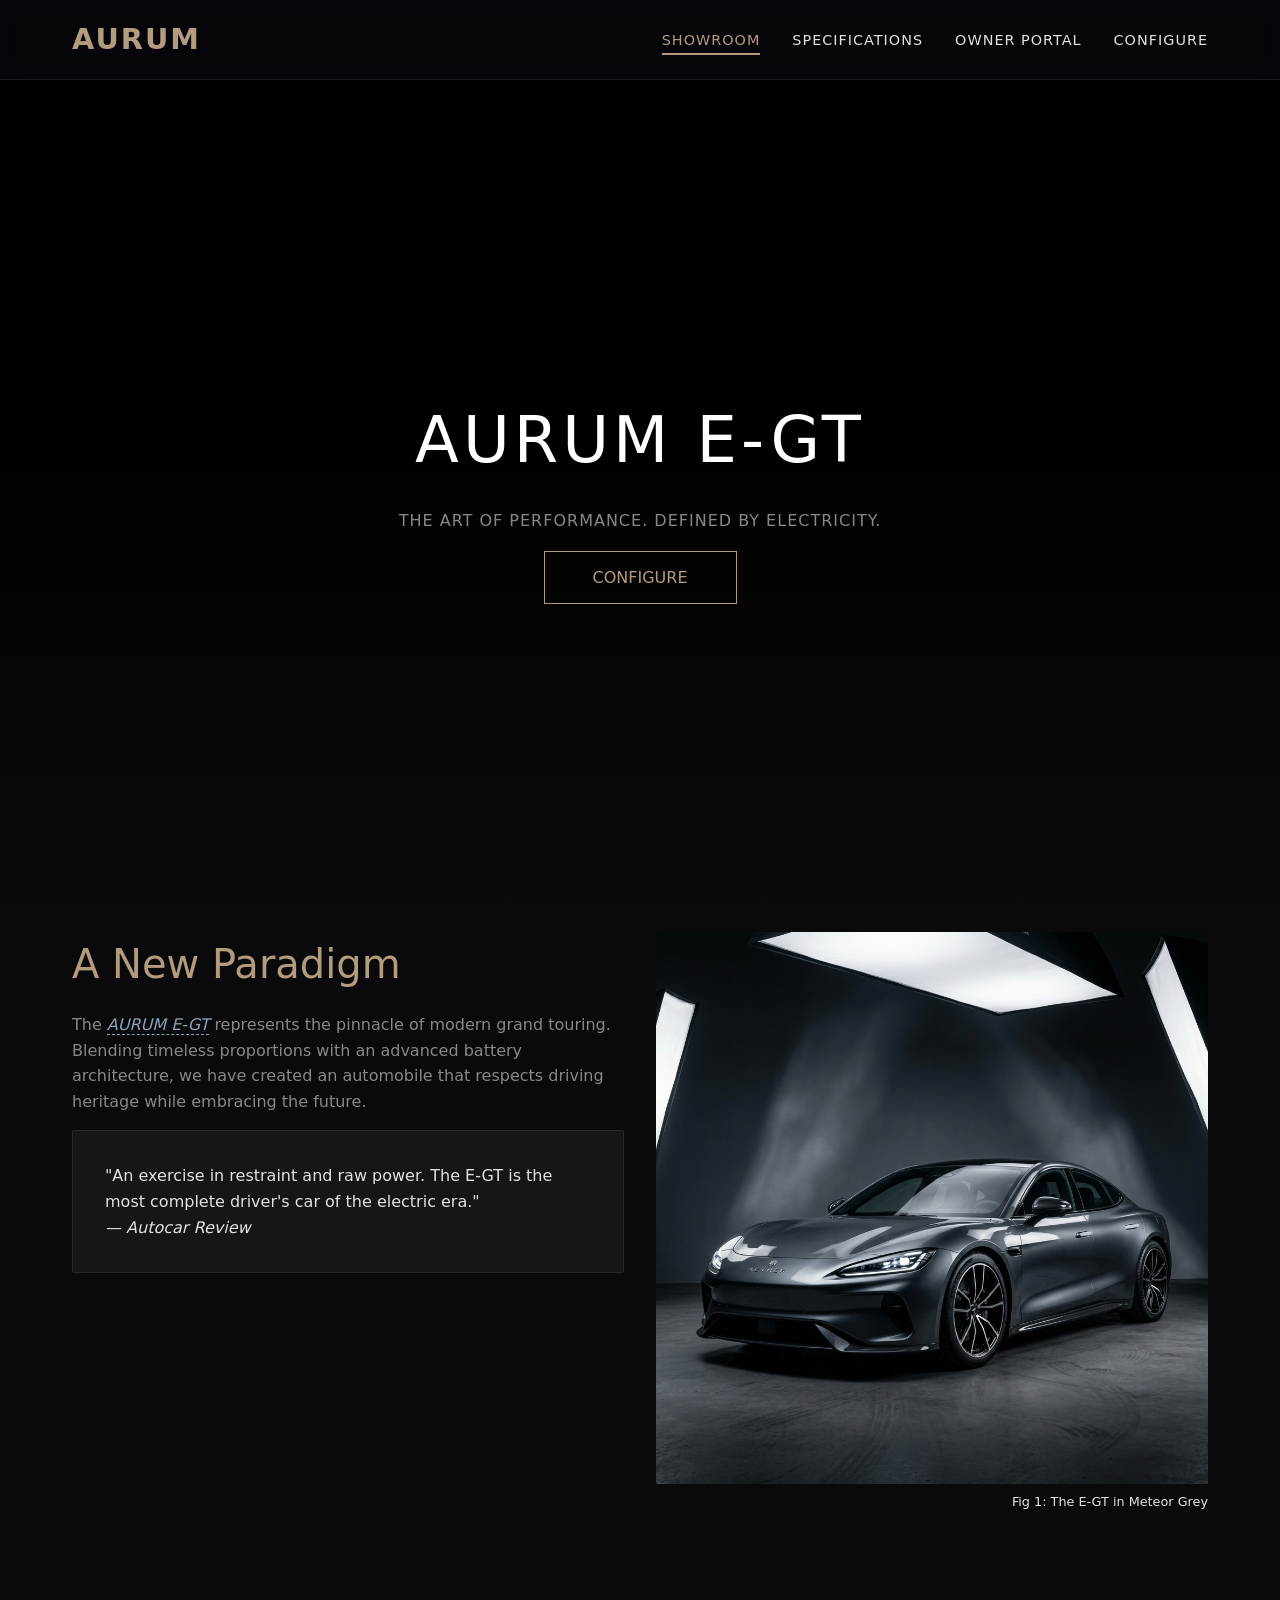
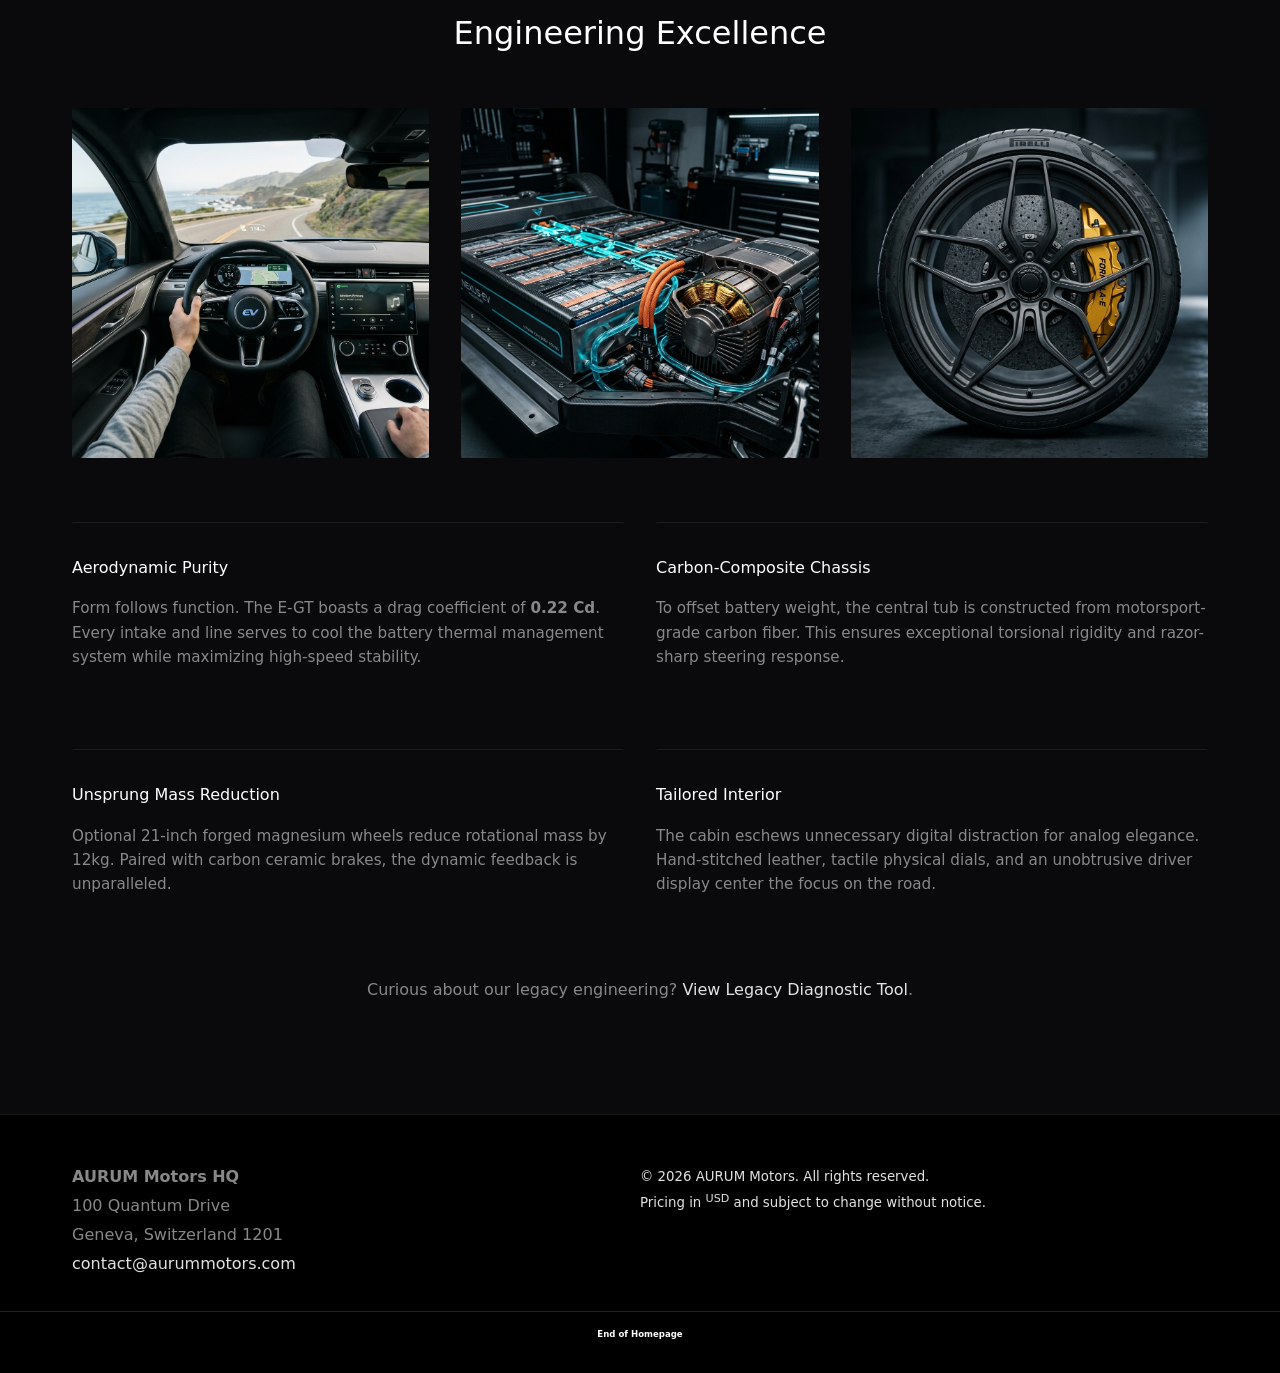
<file: index.html>
<!DOCTYPE html>
<html lang="en">
<head>
    <meta charset="UTF-8">
    <meta name="viewport" content="width=device-width, initial-scale=1.0">
    <title>AURUM MOTORS | The Future of Mobility</title>
    <meta name="description" content="Discover the AURUM V-12 Quantum Electric Hypercar.">
    <link rel="stylesheet" href="style.css">
</head>
<body>
    <header>
        <nav>
            <div class="logo">AURUM</div>
            <ul>
                <li><a href="index.html" class="active">Showroom</a></li>
                <li><a href="specs.html">Specifications</a></li>
                <li><a href="portal.html">Owner Portal</a></li>
                <li><a href="configure.html">Configure</a></li>
            </ul>
        </nav>
    </header>

    <main>
        <section class="hero">
            <div class="hero-slider">
                <div class="slide slide-1" style="background-image: url('img/car_real_hero.png');"></div>
                <div class="slide slide-2" style="background-image: url('img/car_real_interior.png');"></div>
                <div class="slide slide-3" style="background-image: url('img/car_real_blue.png');"></div>
            </div>
            <div class="hero-overlay" style="background: linear-gradient(to top, rgba(10,10,12,1) 0%, rgba(10,10,12,0) 60%);"></div>
            
            <div class="hero-content">
                <h1 style="letter-spacing: 4px; font-weight: 400;">AURUM E-GT</h1>
                <p style="font-weight: 300; text-transform: uppercase; letter-spacing: 1px;">The Art of Performance. Defined by Electricity.</p>
                <div class="mt-4">
                    <a href="configure.html" class="btn-primary" style="padding: 1rem 3rem; font-weight: 400;">Configure</a>
                </div>
            </div>
        </section>

        <section class="container">
            <div class="grid-2">
                <div>
                    <h2 style="font-weight: 300;">A New Paradigm</h2>
                    <p>The <dfn>AURUM E-GT</dfn> represents the pinnacle of modern grand touring. Blending timeless proportions with an advanced battery architecture, we have created an automobile that respects driving heritage while embracing the future.</p>
                    <aside class="glass-panel mt-2" style="border-radius: 2px;">
                        <blockquote>
                            "An exercise in restraint and raw power. The E-GT is the most complete driver's car of the electric era."
                        </blockquote>
                        <cite>— Autocar Review</cite>
                    </aside>
                </div>
                <div>
                    <figure>
                        <picture>
                            <img src="img/car_real_hero.png" alt="AURUM E-GT" usemap="#carMap" style="border-radius: 2px;">
                        </picture>
                        <figcaption style="text-align: right; font-size: 0.8rem; margin-top: 0.5rem;">Fig 1: The E-GT in Meteor Grey</figcaption>
                    </figure>
                    <map name="carMap">
                        <area shape="rect" coords="0,0,100,100" href="specs.html" alt="View Specs" title="Click to view specifications">
                    </map>
                </div>
            </div>

            <div class="mt-4" style="margin-top: 6rem;">
                <h3 class="text-center" style="font-size: 2rem; font-weight: 300; margin-bottom: 3rem;">Engineering Excellence</h3>
                
                <!-- Engaging Image Gallery -->
                <div style="display: grid; grid-template-columns: repeat(auto-fit, minmax(300px, 1fr)); gap: 2rem; margin-bottom: 4rem;">
                    <img src="img/car_real_interior.png" alt="Interior View" style="width: 100%; height: 350px; object-fit: cover; border-radius: 2px;">
                    <img src="img/aurum_motor.png" alt="Motor Core" style="width: 100%; height: 350px; object-fit: cover; border-radius: 2px;">
                    <img src="img/aurum_wheel.png" alt="Forged Wheels" style="width: 100%; height: 350px; object-fit: cover; border-radius: 2px;">
                </div>

                <div class="grid-2">
                    <div class="feature-card" style="border-radius: 2px; text-align: left; background: transparent; border-top: 1px solid var(--border-glass); border-bottom: 0; border-left: 0; border-right: 0; padding: 2rem 0;">
                        <h4 style="font-weight: 400; margin-bottom: 1rem;">Aerodynamic Purity</h4>
                        <p style="font-size: 0.95rem;">Form follows function. The E-GT boasts a drag coefficient of <strong>0.22 Cd</strong>. Every intake and line serves to cool the battery thermal management system while maximizing high-speed stability.</p>
                    </div>
                    <div class="feature-card" style="border-radius: 2px; text-align: left; background: transparent; border-top: 1px solid var(--border-glass); border-bottom: 0; border-left: 0; border-right: 0; padding: 2rem 0;">
                        <h4 style="font-weight: 400; margin-bottom: 1rem;">Carbon-Composite Chassis</h4>
                        <p style="font-size: 0.95rem;">To offset battery weight, the central tub is constructed from motorsport-grade carbon fiber. This ensures exceptional torsional rigidity and razor-sharp steering response.</p>
                    </div>
                    <div class="feature-card" style="border-radius: 2px; text-align: left; background: transparent; border-top: 1px solid var(--border-glass); border-bottom: 0; border-left: 0; border-right: 0; padding: 2rem 0;">
                        <h4 style="font-weight: 400; margin-bottom: 1rem;">Unsprung Mass Reduction</h4>
                        <p style="font-size: 0.95rem;">Optional 21-inch forged magnesium wheels reduce rotational mass by 12kg. Paired with carbon ceramic brakes, the dynamic feedback is unparalleled.</p>
                    </div>
                    <div class="feature-card" style="border-radius: 2px; text-align: left; background: transparent; border-top: 1px solid var(--border-glass); border-bottom: 0; border-left: 0; border-right: 0; padding: 2rem 0;">
                        <h4 style="font-weight: 400; margin-bottom: 1rem;">Tailored Interior</h4>
                        <p style="font-size: 0.95rem;">The cabin eschews unnecessary digital distraction for analog elegance. Hand-stitched leather, tactile physical dials, and an unobtrusive driver display center the focus on the road.</p>
                    </div>
                </div>
            </div>
            
            <div class="mt-4 text-center">
                <p>Curious about our legacy engineering? <a href="legacy.html">View Legacy Diagnostic Tool</a>.</p>
            </div>
        </section>
    </main>

    <footer>
        <div class="footer-grid">
            <address>
                <strong>AURUM Motors HQ</strong><br>
                100 Quantum Drive<br>
                Geneva, Switzerland 1201<br>
                <a href="mailto:contact@aurummotors.com">contact@aurummotors.com</a>
            </address>
            <div class="text-right">
                <small>&copy; <time datetime="2026">2026</time> AURUM Motors. All rights reserved.</small><br>
                <small>Pricing in <sup>USD</sup> and subject to change without notice.</small>
            </div>
        </div>
        <div class="footer-bottom">
            <h6>End of Homepage</h6>
        </div>
    </footer>
</body>
</html>
</file>
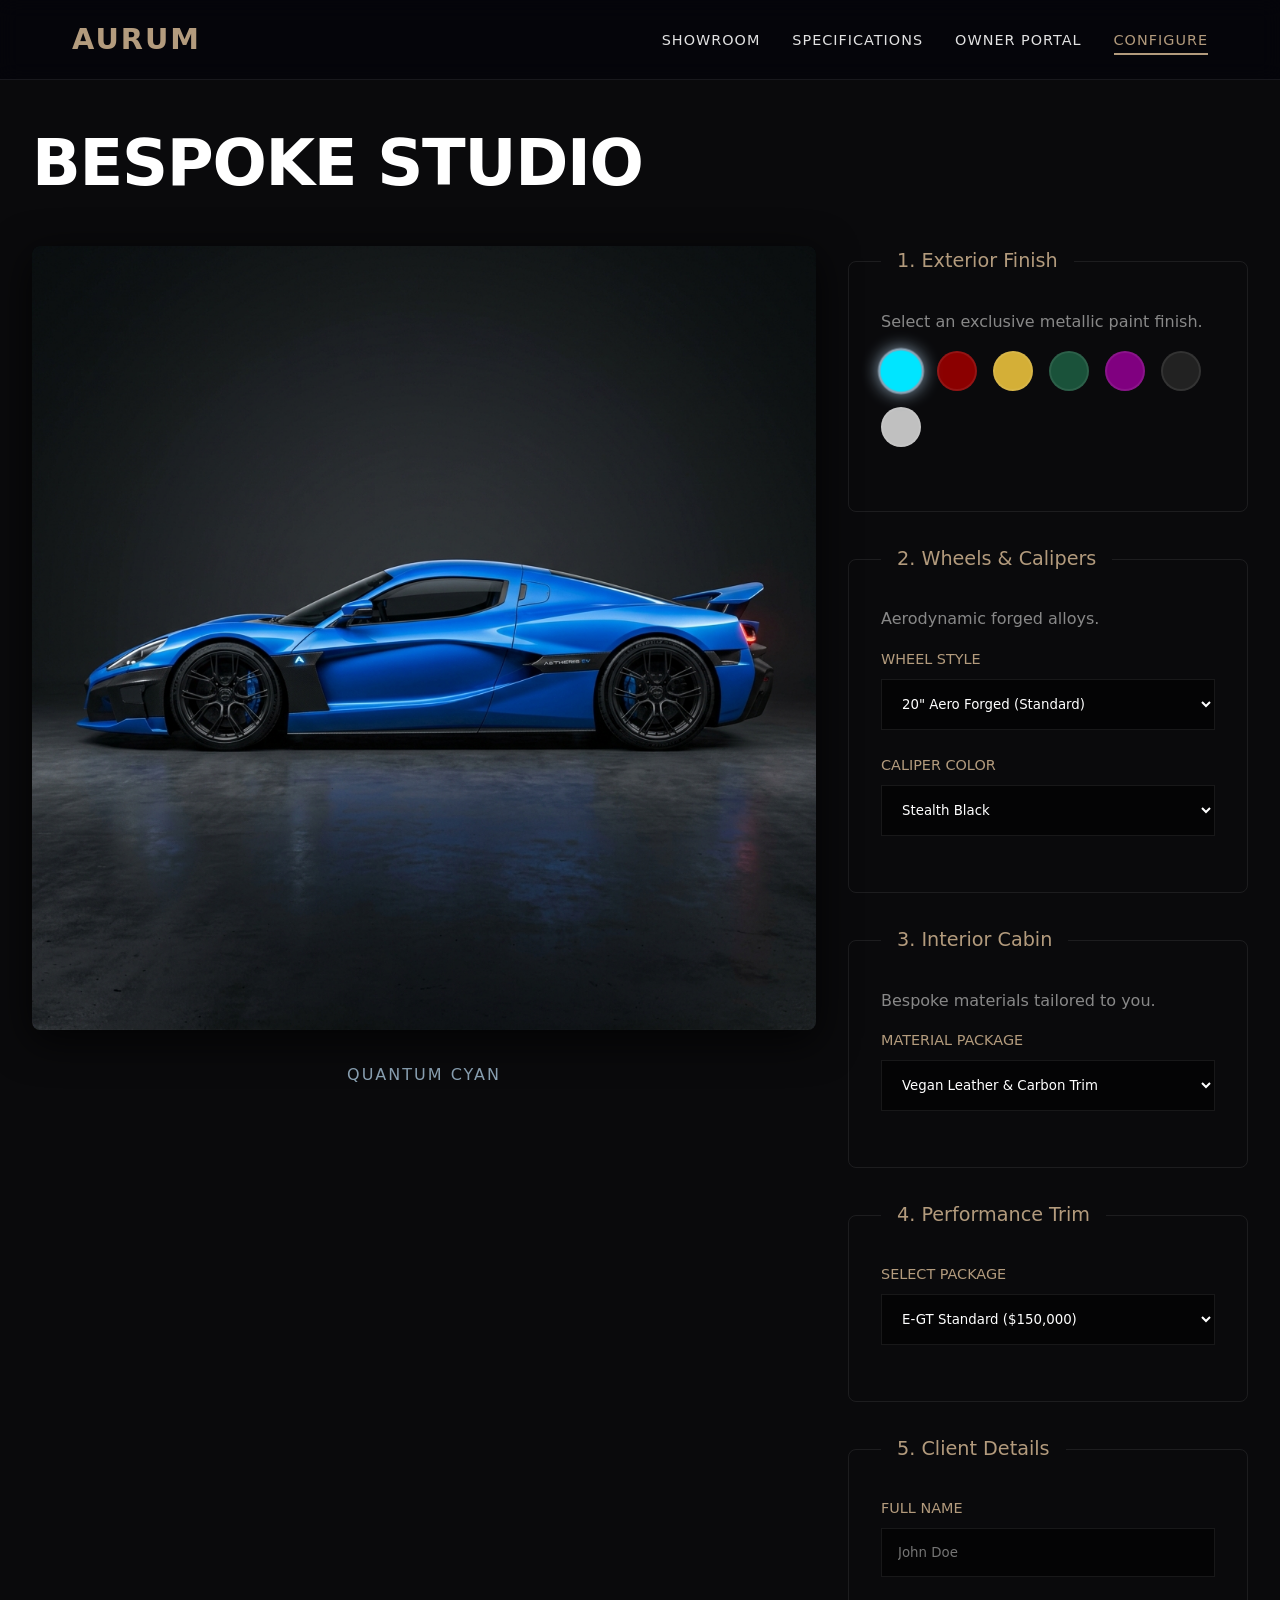
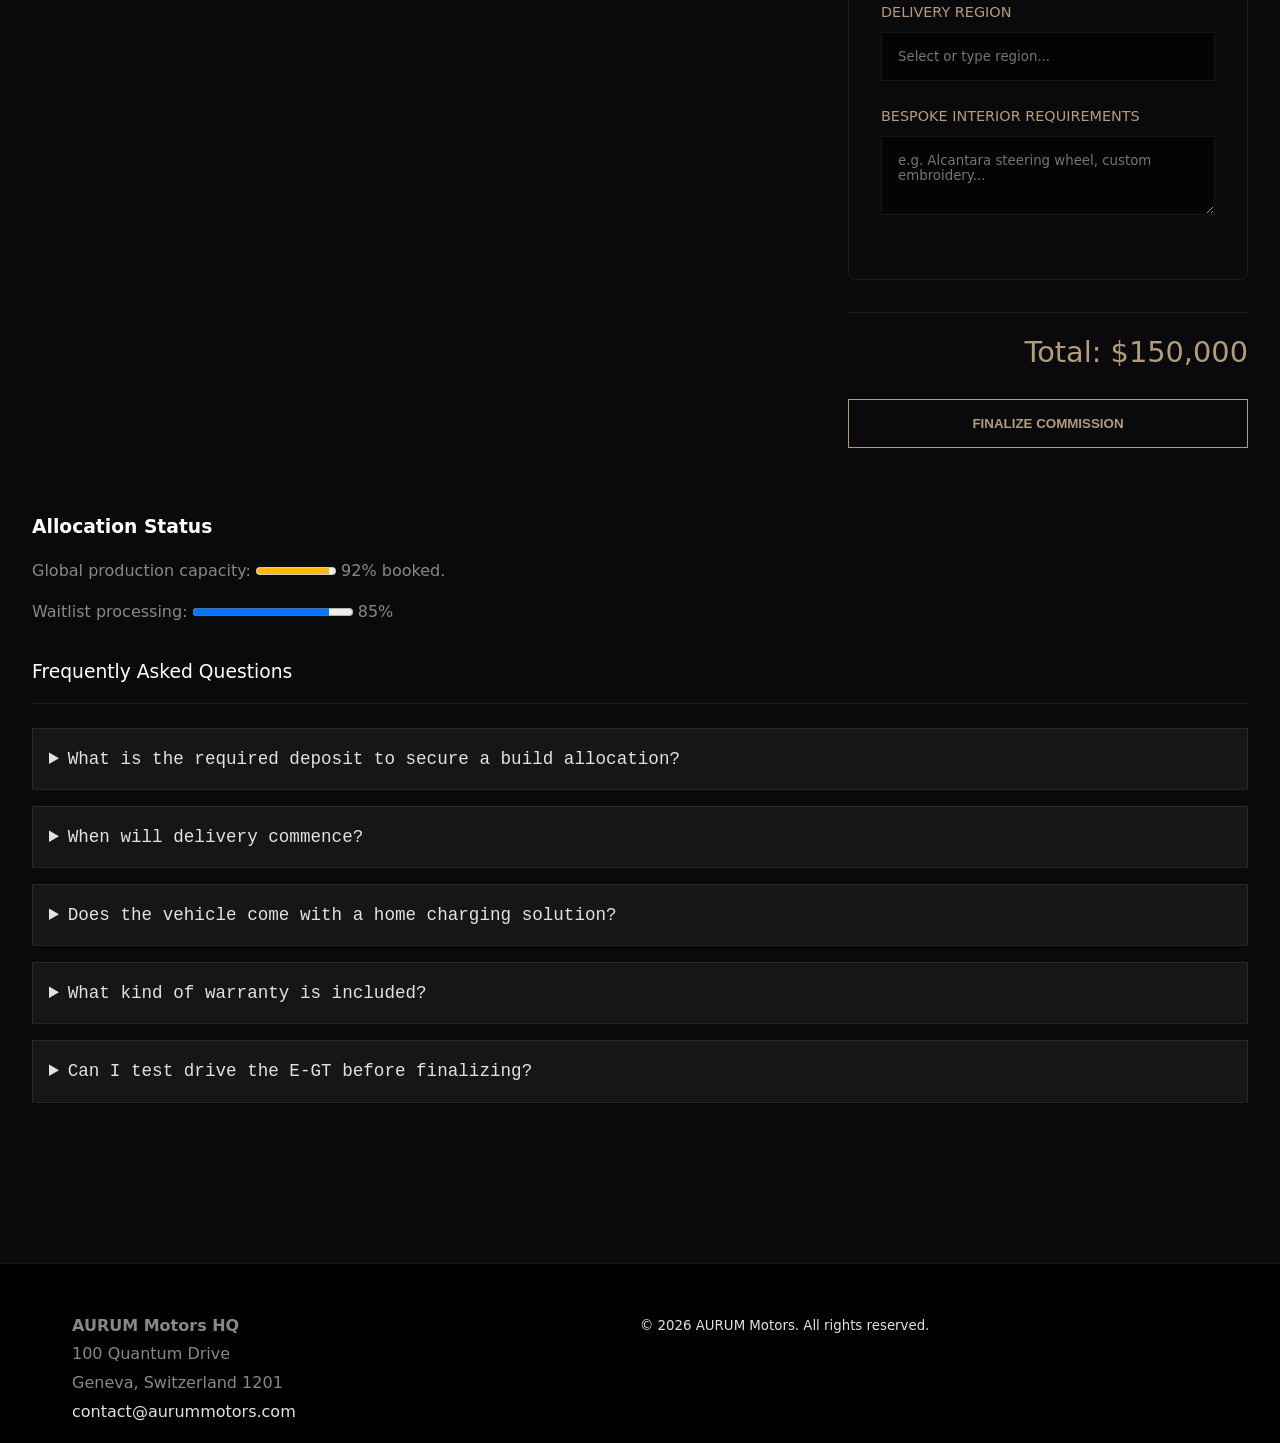
<file: configure.html>
<!DOCTYPE html>
<html lang="en">
<head>
    <meta charset="UTF-8">
    <meta name="viewport" content="width=device-width, initial-scale=1.0">
    <title>Configurator | AURUM MOTORS</title>
    <link rel="stylesheet" href="style.css">
</head>
<body>
    <header>
        <nav>
            <div class="logo">AURUM</div>
            <ul>
                <li><a href="index.html">Showroom</a></li>
                <li><a href="specs.html">Specifications</a></li>
                <li><a href="portal.html">Owner Portal</a></li>
                <li><a href="configure.html" class="active">Configure</a></li>
            </ul>
        </nav>
    </header>

    <main class="container" style="max-width: 1400px;">
        <h1>Bespoke <wbr>Studio</h1>
        
        <div class="config-layout mt-4">
            <!-- Left Side: Live Visual Configurator -->
            <div class="config-preview">
                <div class="car-wrapper">
                    <!-- Base image is pure blue. We use filter: hue-rotate() to change its color -->
                    <img src="img/config_car_blue.png" alt="Car Base" class="car-base-img" id="carBaseImg">
                </div>
                <div class="mt-4 text-center">
                    <p style="color: var(--cyan); letter-spacing: 2px; text-transform: uppercase;" id="colorNameDisplay">Quantum Cyan</p>
                </div>
            </div>

            <!-- Right Side: Controls -->
            <div class="config-controls">
                <form id="configForm" action="#" method="POST">
                    <fieldset>
                        <legend>1. Exterior Finish</legend>
                        <p class="text-muted">Select an exclusive metallic paint finish.</p>
                        <div class="swatch-grid" id="colorSwatches">
                            <!-- Data attributes hold the hue rotation and the price -->
                            <div class="swatch active" style="background: #00E5FF;" data-hue="0deg" data-name="Jet Stream Blue" data-price="0"></div>
                            <div class="swatch" style="background: #8B0000;" data-hue="130deg" data-name="Carmine Red" data-price="25000"></div>
                            <div class="swatch" style="background: #D4AF37;" data-hue="-150deg" data-name="Sable Bronze" data-price="45000"></div>
                            <div class="swatch" style="background: #1a523a;" data-hue="-200deg" data-name="British Racing Green" data-price="55000"></div>
                            <div class="swatch" style="background: #800080;" data-hue="50deg" data-name="Amethyst Violet" data-price="35000"></div>
                            <!-- Black/Silver can be achieved via grayscale -->
                            <div class="swatch" style="background: #222;" data-hue="grayscale(1) brightness(0.5)" data-name="Meteor Grey" data-price="15000"></div>
                            <div class="swatch" style="background: #C0C0C0;" data-hue="grayscale(1) brightness(1.5)" data-name="GT Silver" data-price="20000"></div>
                        </div>
                        <input type="hidden" name="selectedColor" id="selectedColor" value="Jet Stream Blue">
                        <input type="hidden" id="colorPrice" value="0">
                    </fieldset>

                    <fieldset>
                        <legend>2. Wheels & Calipers</legend>
                        <p class="text-muted">Aerodynamic forged alloys.</p>
                        <label for="wheelsSelect">Wheel Style</label>
                        <select id="wheelsSelect" name="wheelsSelect" onchange="updateTotalPrice()">
                            <option value="0">20" Aero Forged (Standard)</option>
                            <option value="12000">21" Spyder Design (+$12,000)</option>
                            <option value="18000">22" Magnesium GT (+$18,000)</option>
                        </select>
                        <label for="caliperSelect">Caliper Color</label>
                        <select id="caliperSelect" name="caliperSelect">
                            <option>Stealth Black</option>
                            <option>Sable Bronze</option>
                            <option>Jet Stream Blue</option>
                        </select>
                    </fieldset>

                    <fieldset>
                        <legend>3. Interior Cabin</legend>
                        <p class="text-muted">Bespoke materials tailored to you.</p>
                        <label for="interiorSelect">Material Package</label>
                        <select id="interiorSelect" name="interiorSelect" onchange="updateTotalPrice()">
                            <option value="0">Vegan Leather & Carbon Trim</option>
                            <option value="25000">Milano Leather & Wood (+$25,000)</option>
                            <option value="35000">Alcantara Track Spec (+$35,000)</option>
                        </select>
                    </fieldset>

                    <fieldset>
                        <legend>4. Performance Trim</legend>
                        <label for="trimSelect">Select Package</label>
                        <select id="trimSelect" name="trimSelect" onchange="updateTotalPrice()" required>
                            <optgroup label="Grand Touring">
                                <option value="150000">E-GT Standard ($150,000)</option>
                                <option value="185000">E-GT Touring ($185,000)</option>
                            </optgroup>
                            <optgroup label="Performance">
                                <option value="210000">E-GT S ($210,000)</option>
                            </optgroup>
                        </select>
                    </fieldset>

                    <fieldset>
                        <legend>5. Client Details</legend>
                        <label for="fullName">Full Name</label>
                        <input type="text" id="fullName" name="fullName" required placeholder="John Doe">

                        <label for="region">Delivery Region</label>
                        <input list="regions" name="region" id="region" placeholder="Select or type region...">
                        <datalist id="regions">
                            <option value="NA-US">North America</option>
                            <option value="EU-CH">Europe - Switzerland</option>
                            <option value="AS-JP">Asia - Japan</option>
                            <option value="ME-AE">Middle East - UAE</option>
                        </datalist>

                        <label for="customNotes">Bespoke Interior Requirements</label>
                        <textarea id="customNotes" name="customNotes" rows="3" placeholder="e.g. Alcantara steering wheel, custom embroidery..."></textarea>
                    </fieldset>

                    <div style="font-size: 1.8rem; text-align: right; margin: 1.5rem 0; color: var(--gold); border-top: 1px solid var(--border-glass); padding-top: 1rem;">
                        Total: $<output id="priceOutputDisplay">150,000</output>
                    </div>

                    <button type="submit" class="btn-primary" style="width: 100%;">Finalize Commission</button>
                </form>
            </div>
        </div>

        <div class="mt-4" style="margin-top: 4rem;">
            <h3>Allocation Status</h3>
            <p>Global production capacity: <meter value="0.92" min="0" max="1" low="0.2" high="0.8" optimum="0.5"></meter> 92% booked.</p>
            <p>Waitlist processing: <progress value="85" max="100"></progress> 85%</p>
        </div>

        <div class="mt-4" style="margin-bottom: 4rem;">
            <h3 style="margin-bottom: 1.5rem; font-weight: 300; border-bottom: 1px solid var(--border-glass); padding-bottom: 1rem;">Frequently Asked Questions</h3>
            
            <details style="margin-bottom: 1rem; border-bottom: 1px solid rgba(255,255,255,0.05); padding-bottom: 1rem;">
                <summary style="cursor: pointer; font-weight: 400; font-size: 1.1rem; color: var(--text-main);">What is the required deposit to secure a build allocation?</summary>
                <p style="padding-left: 1rem; margin-top: 0.8rem; color: var(--text-muted); font-size: 0.95rem;">A 20% non-refundable deposit is required to secure your exclusive chassis number and begin the bespoke tailoring process.</p>
            </details>
            
            <details style="margin-bottom: 1rem; border-bottom: 1px solid rgba(255,255,255,0.05); padding-bottom: 1rem;">
                <summary style="cursor: pointer; font-weight: 400; font-size: 1.1rem; color: var(--text-main);">When will delivery commence?</summary>
                <p style="padding-left: 1rem; margin-top: 0.8rem; color: var(--text-muted); font-size: 0.95rem;">Deliveries for the E-GT begin in Q3 2026 for North American markets, followed by Europe and Asia in Q4 2026. Custom bespoke options may add 4-6 weeks to production time.</p>
            </details>

            <details style="margin-bottom: 1rem; border-bottom: 1px solid rgba(255,255,255,0.05); padding-bottom: 1rem;">
                <summary style="cursor: pointer; font-weight: 400; font-size: 1.1rem; color: var(--text-main);">Does the vehicle come with a home charging solution?</summary>
                <p style="padding-left: 1rem; margin-top: 0.8rem; color: var(--text-muted); font-size: 0.95rem;">Yes. Every E-GT includes a complimentary 22kW AURUM Wallbox installed at your residence by our certified network of electricians.</p>
            </details>

            <details style="margin-bottom: 1rem; border-bottom: 1px solid rgba(255,255,255,0.05); padding-bottom: 1rem;">
                <summary style="cursor: pointer; font-weight: 400; font-size: 1.1rem; color: var(--text-main);">What kind of warranty is included?</summary>
                <p style="padding-left: 1rem; margin-top: 0.8rem; color: var(--text-muted); font-size: 0.95rem;">The E-GT is backed by a 4-year/50,000-mile comprehensive warranty, and an industry-leading 10-year unlimited-mile warranty on the high-voltage battery architecture.</p>
            </details>
            
            <details style="margin-bottom: 1rem; border-bottom: 1px solid rgba(255,255,255,0.05); padding-bottom: 1rem;">
                <summary style="cursor: pointer; font-weight: 400; font-size: 1.1rem; color: var(--text-main);">Can I test drive the E-GT before finalizing?</summary>
                <p style="padding-left: 1rem; margin-top: 0.8rem; color: var(--text-muted); font-size: 0.95rem;">Private track days and VIP test drives are arranged exclusively for deposit-holders through our Concierge service in select global hubs (Geneva, Los Angeles, Dubai).</p>
            </details>
        </div>

        <dialog id="successDialog">
            <h3 style="color: var(--cyan); margin-bottom: 1rem;">Commission Secured</h3>
            <p id="dialogMsg">Your bespoke E-GT has been logged in our system. A concierge will contact you to arrange the deposit.</p>
            <button type="button" class="btn-primary mt-4" id="closeDialogBtn" style="width: 100%;">Close</button>
        </dialog>

    </main>

    <footer>
        <div class="footer-grid">
            <address>
                <strong>AURUM Motors HQ</strong><br>
                100 Quantum Drive<br>
                Geneva, Switzerland 1201<br>
                <a href="mailto:contact@aurummotors.com">contact@aurummotors.com</a>
            </address>
            <div class="text-right">
                <small>&copy; <time datetime="2026">2026</time> AURUM Motors. All rights reserved.</small>
            </div>
        </div>
    </footer>

    <script src="app.js"></script>
</body>
</html>
</file>
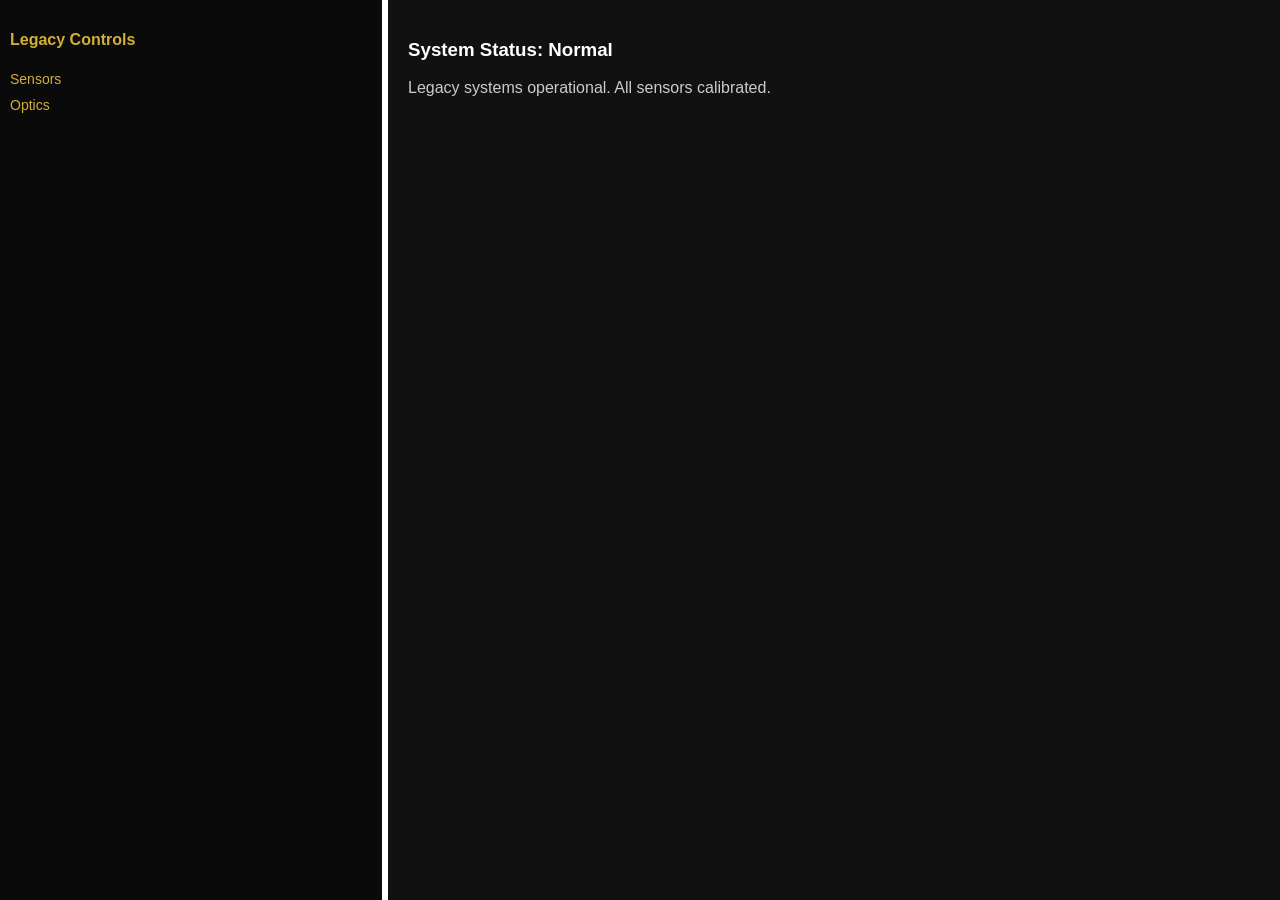
<file: frame_legacy.html>
<!DOCTYPE html>
<html>
<head>
    <title>Legacy Interface</title>
</head>
<frameset cols="30%,70%">
    <frame src="frame_nav.html" name="navFrame" frameborder="0">
    <frame src="frame_main.html" name="mainFrame" frameborder="0">
    <noframes>
        <body>
            <p>Your browser does not support frames. Please upgrade your system to view the legacy telemetry.</p>
        </body>
    </noframes>
</frameset>
</html>
</file>
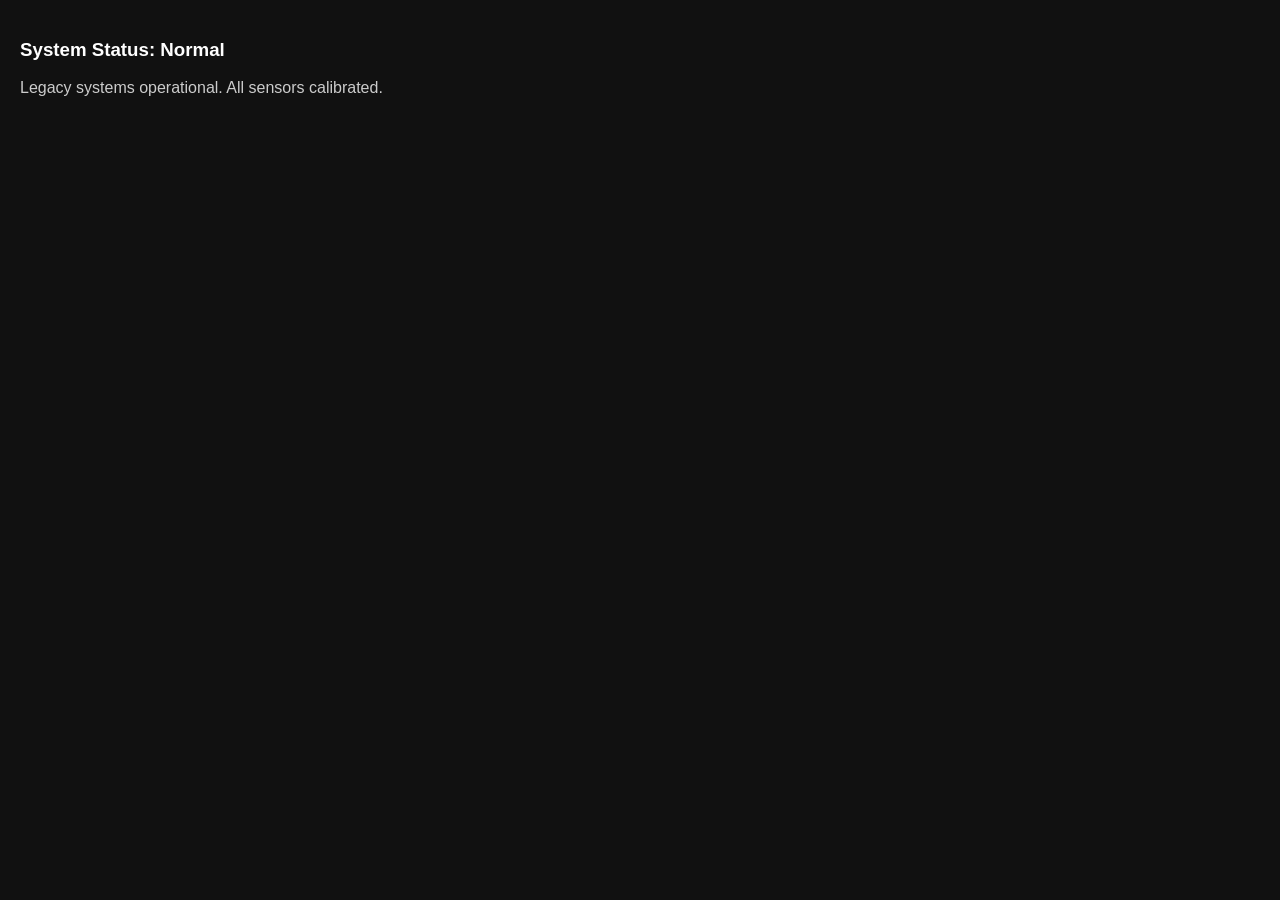
<file: frame_main.html>
<!DOCTYPE html>
<html>
<head>
    <title>Main View</title>
    <style>
        body { font-family: 'Inter', sans-serif; background: #111; color: #ccc; margin: 0; padding: 20px; }
        h3 { color: #fff; }
    </style>
</head>
<body>
    <h3>System Status: Normal</h3>
    <p>Legacy systems operational. All sensors calibrated.</p>
</body>
</html>
</file>
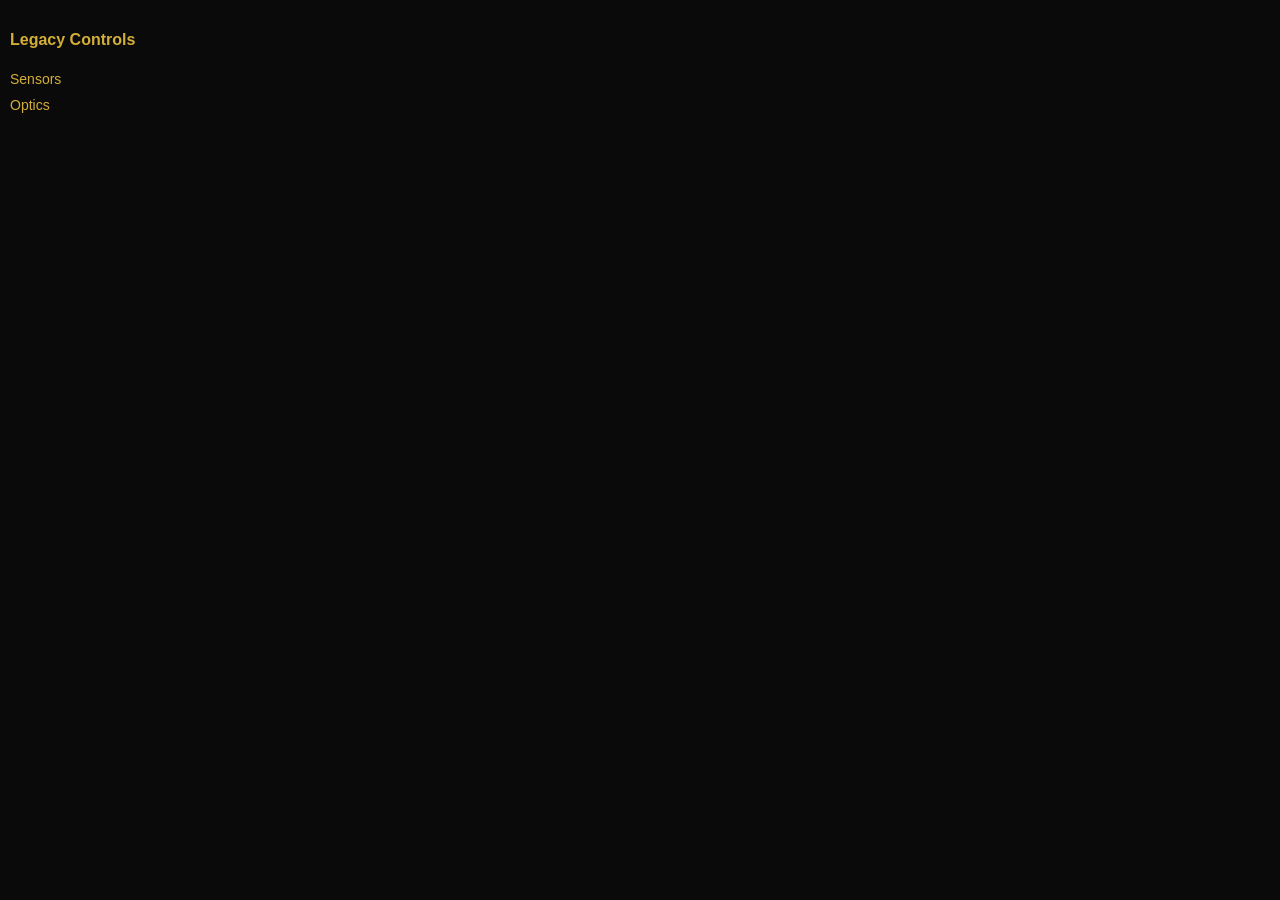
<file: frame_nav.html>
<!DOCTYPE html>
<html>
<head>
    <title>Navigation</title>
    <style>
        body { font-family: 'Inter', sans-serif; background: #0a0a0a; color: #D4AF37; margin: 0; padding: 10px; }
        a { color: #D4AF37; text-decoration: none; display: block; margin-bottom: 10px; font-size: 14px;}
        a:hover { color: #00FFFF; }
    </style>
</head>
<body>
    <h4>Legacy Controls</h4>
    <a href="frame_main.html" target="mainFrame">Sensors</a>
    <a href="frame_main.html" target="mainFrame">Optics</a>
</body>
</html>
</file>
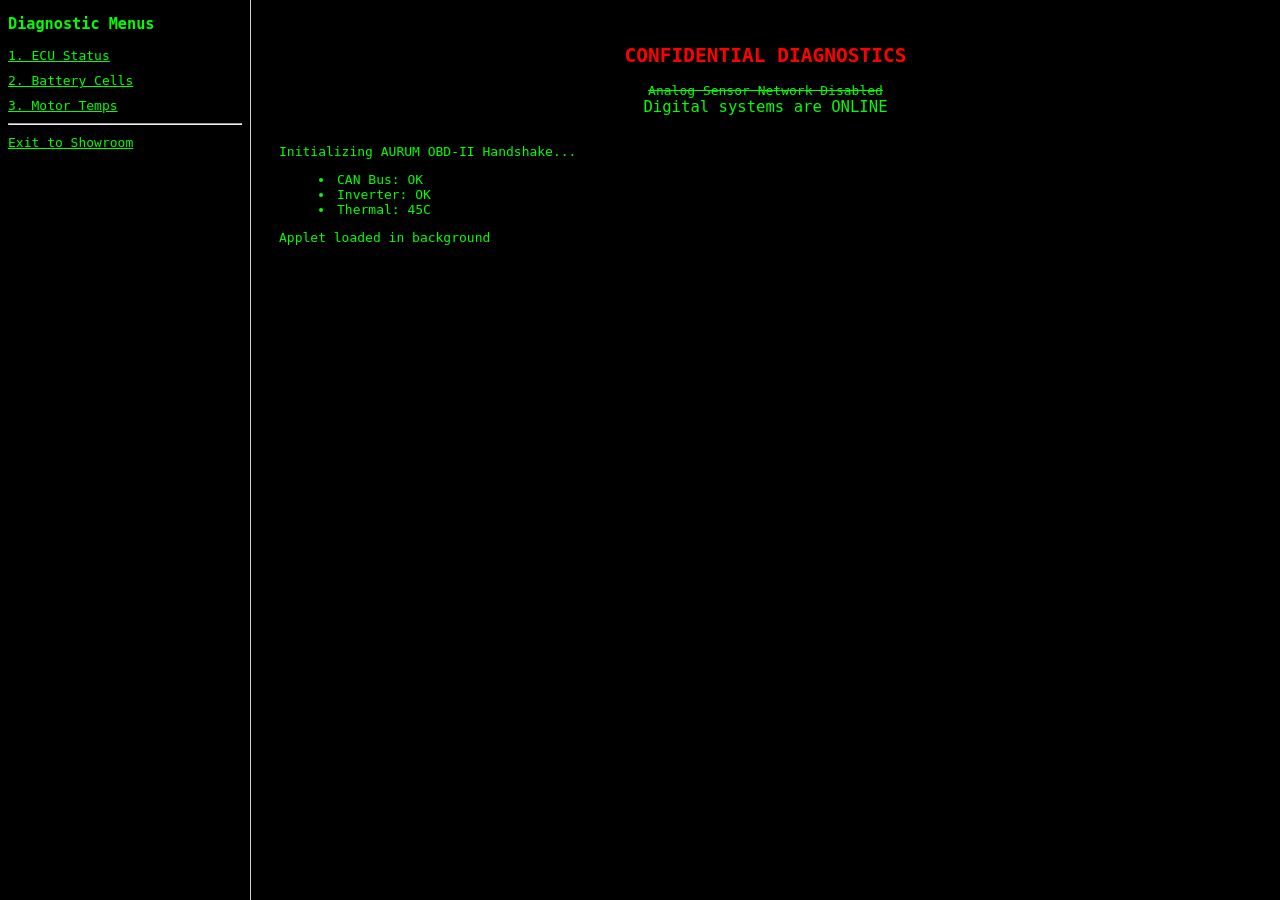
<file: legacy.html>
<!DOCTYPE html>
<html>
<head>
    <title>Legacy OBD-II Interface</title>
</head>
<frameset cols="250, *" border="1">
    <frame src="legacy_nav.html" name="nav" frameborder="1">
    <frame src="legacy_main.html" name="content" frameborder="1">
    <noframes>
        <body>
            <p>Your diagnostic terminal does not support frames. Please use a modern HTML5 compliant terminal.</p>
        </body>
    </noframes>
</frameset>
</html>
</file>
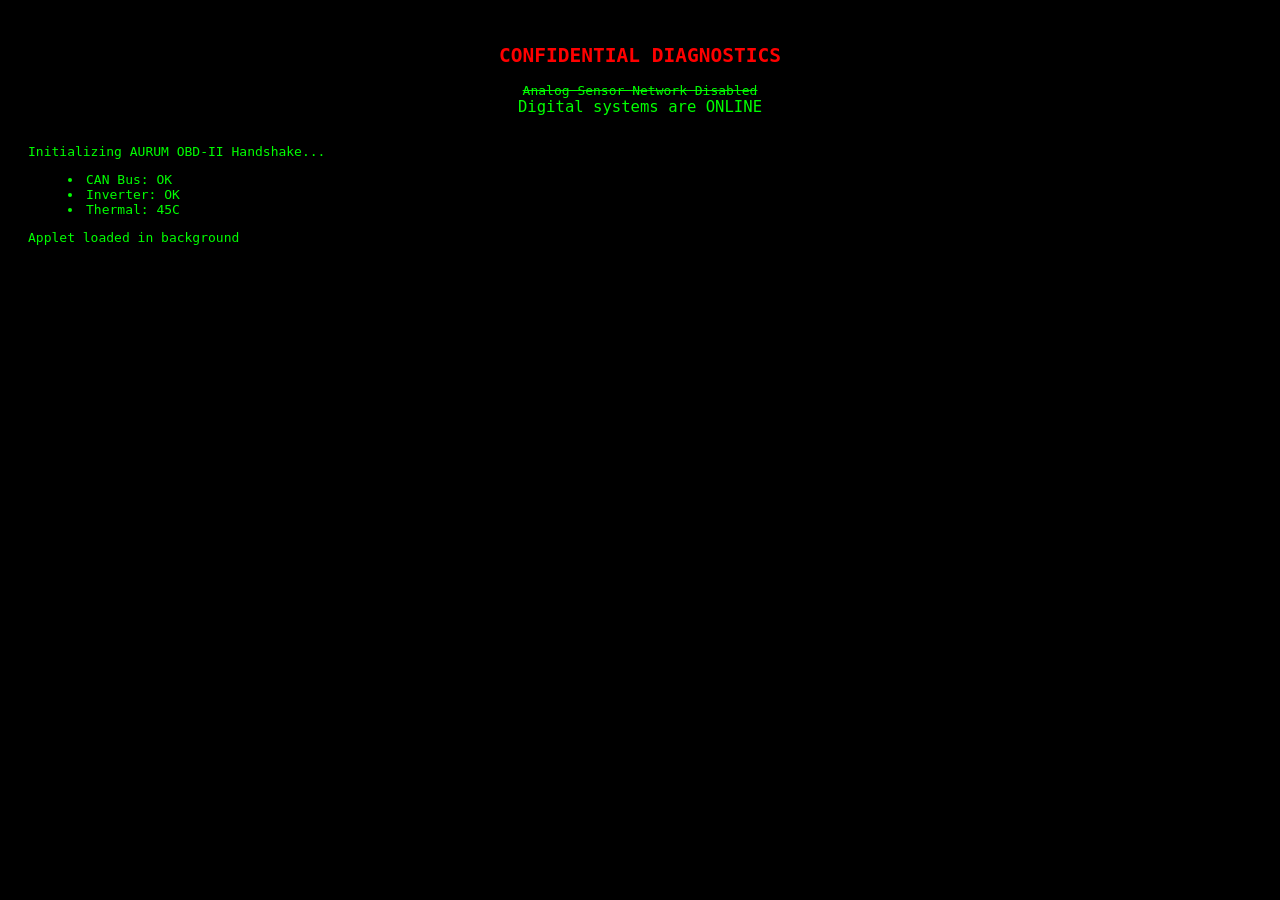
<file: legacy_main.html>
<!DOCTYPE html>
<html>
<head>
    <style>
        body { background-color: #000; color: #00FF00; font-family: monospace; padding: 20px; }
    </style>
</head>
<body>
    <center>
        <h2><font color="#FF0000">CONFIDENTIAL DIAGNOSTICS</font></h2>
        <strike>Analog Sensor Network Disabled</strike><br>
        <big>Digital systems are ONLINE</big>
    </center>
    <br>
    <p><tt>Initializing AURUM OBD-II Handshake...</tt></p>
    <dir>
        <li>CAN Bus: OK</li>
        <li>Inverter: OK</li>
        <li>Thermal: 45C</li>
    </dir>
    
    <applet code="LegacyDiag.class" width="10" height="10">
        Applet loaded in background
    </applet>
</body>
</html>
</file>
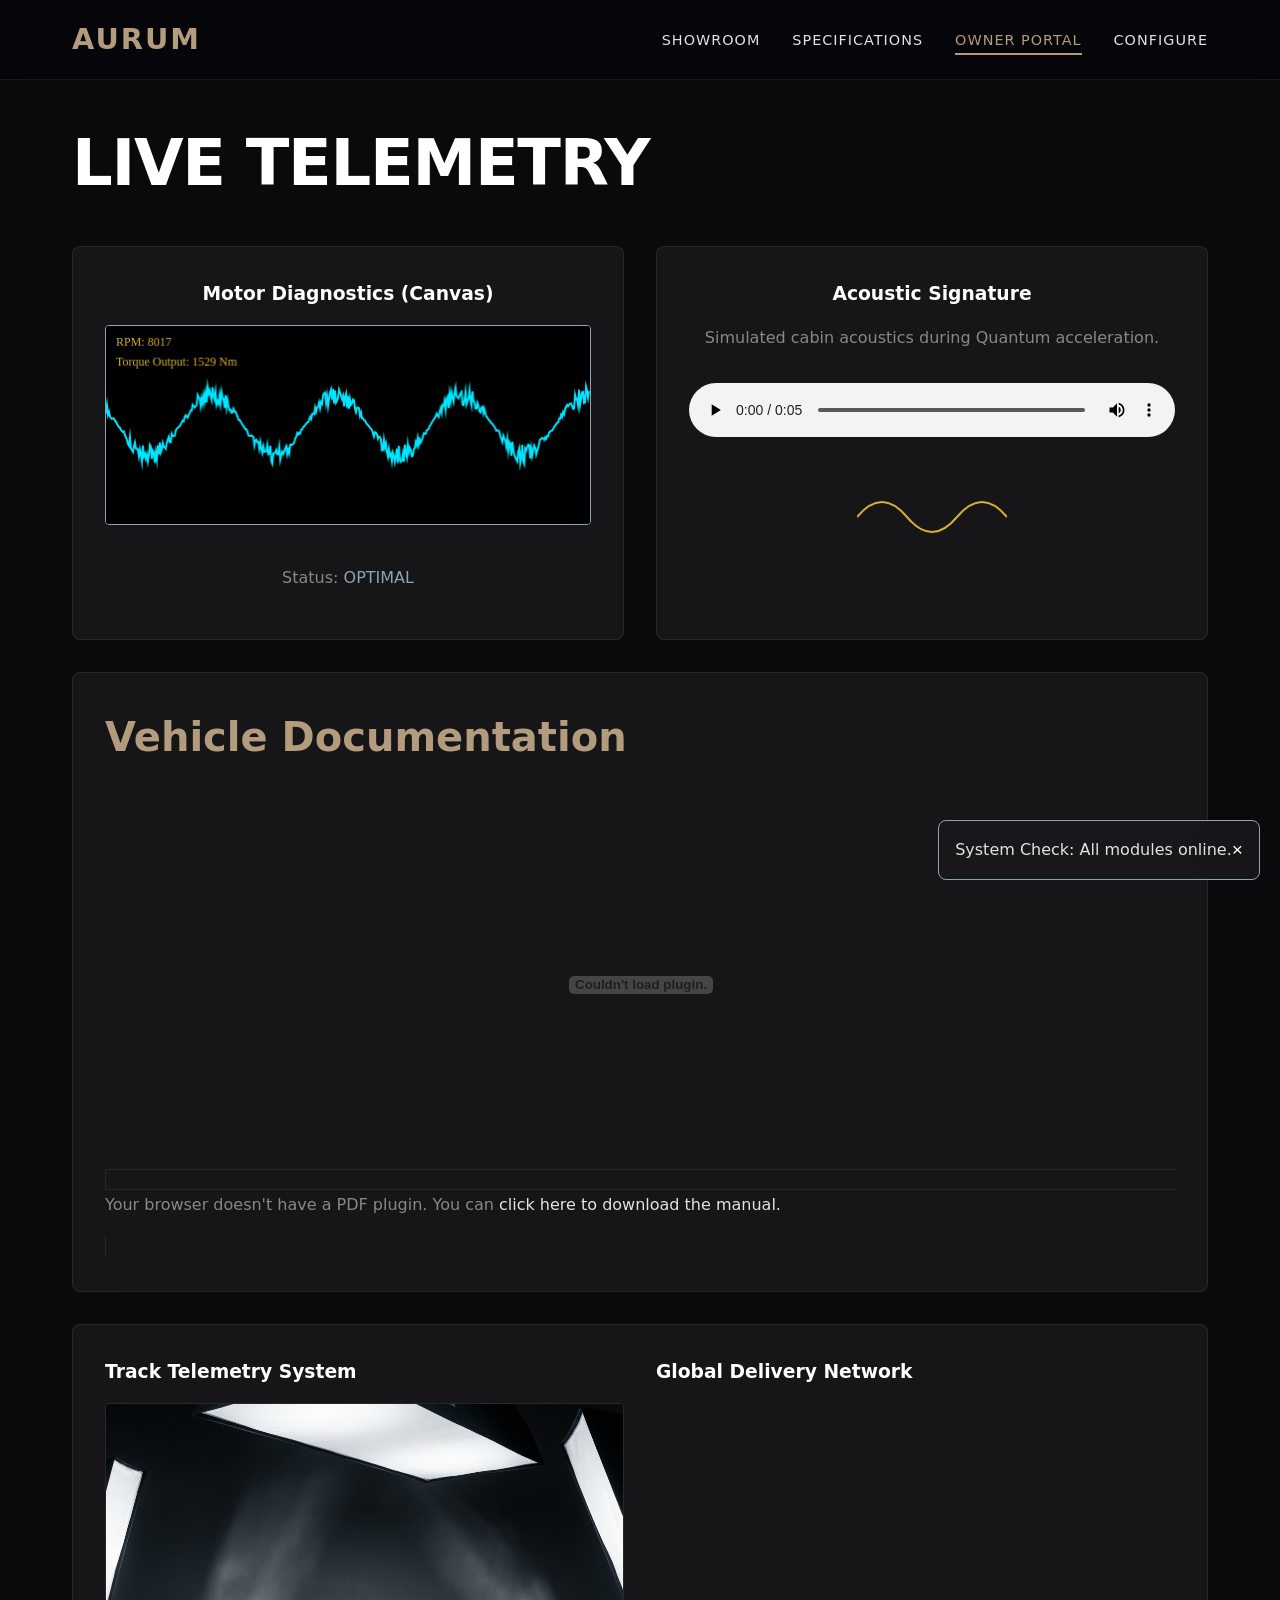
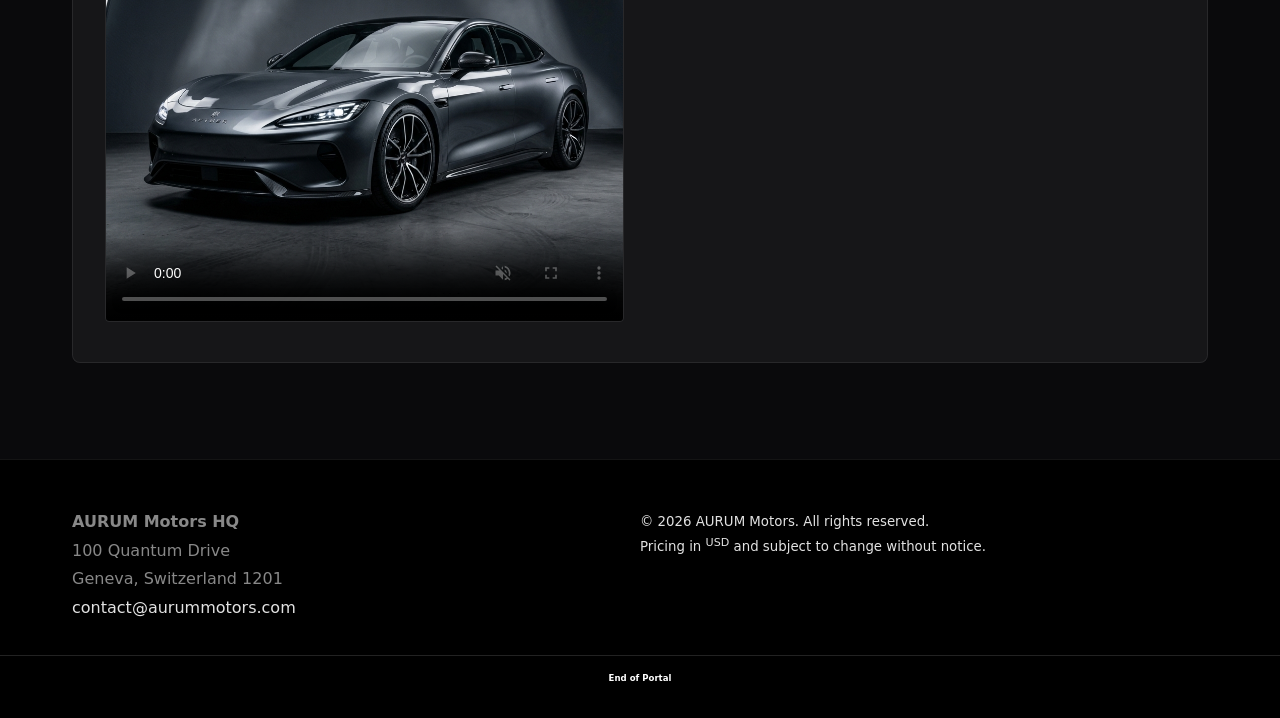
<file: portal.html>
<!DOCTYPE html>
<html lang="en">
<head>
    <meta charset="UTF-8">
    <meta name="viewport" content="width=device-width, initial-scale=1.0">
    <title>Owner Portal | AURUM MOTORS</title>
    <link rel="stylesheet" href="style.css">
    <style>
        .dashboard-canvas {
            width: 100%;
            height: 200px;
            background: #000;
            border: 1px solid var(--cyan);
            border-radius: 4px;
        }
    </style>
</head>
<body>
    <header>
        <nav>
            <div class="logo">AURUM</div>
            <ul>
                <li><a href="index.html">Showroom</a></li>
                <li><a href="specs.html">Specifications</a></li>
                <li><a href="portal.html" class="active">Owner Portal</a></li>
                <li><a href="configure.html">Configure</a></li>
            </ul>
        </nav>
    </header>

    <main class="container">
        <h1>Live <wbr>Telemetry</h1>
        
        <noscript>
            <div class="glass-panel" style="border-color: #ff5555;">
                <p><strong>Warning:</strong> JavaScript is disabled. Live telemetry requires JavaScript to function properly.</p>
            </div>
        </noscript>

        <div class="grid-2 mt-4">
            <div class="glass-panel text-center">
                <h3>Motor Diagnostics (Canvas)</h3>
                <canvas id="diagCanvas" class="dashboard-canvas"></canvas>
                
                <div class="mt-4 text-left">
                    <p>Status: <span id="sysStatus" style="color: var(--cyan);">OPTIMAL</span></p>
                </div>
            </div>

            <div class="glass-panel text-center">
                <h3>Acoustic Signature</h3>
                <p>Simulated cabin acoustics during Quantum acceleration.</p>
                
                <audio controls class="mt-2" style="width: 100%;">
                    <source src="img/motor_sound.wav" type="audio/wav">
                    Your browser does not support the audio element.
                </audio>

                <div class="mt-4">
                    <svg width="150" height="80" viewBox="0 0 150 80">
                        <path d="M0 40 Q 25 10 50 40 T 100 40 T 150 40" stroke="#D4AF37" fill="transparent" stroke-width="2"/>
                    </svg>
                </div>
            </div>
        </div>

        <div class="glass-panel mt-4">
            <h2>Vehicle Documentation</h2>
            <object data="aurum_manual.pdf" type="application/pdf" width="100%" height="400px" style="border: 1px solid var(--border-glass);">
                <param name="view" value="Fit">
                <embed src="aurum_manual.pdf" type="application/pdf" width="100%" height="400px" />
                <p>Your browser doesn't have a PDF plugin. You can <a href="aurum_manual.pdf">click here to download the manual.</a></p>
            </object>
        </div>

        <div class="glass-panel mt-4 grid-2">
            <div>
                <h3>Track Telemetry System</h3>
                <video controls width="100%" poster="img/car_real_hero.png" style="border-radius: 4px; border: 1px solid var(--border-glass);" autoplay loop muted>
                    <source src="web_telemetry.mp4" type="video/mp4">
                    <track src="captions.vtt" kind="captions" srclang="en" label="English">
                    Your browser does not support the video tag.
                </video>
            </div>
            <div>
                <h3>Global Delivery Network</h3>
                <iframe src="https://www.google.com/maps/embed?pb=!1m18!1m12!1m3!1d2761.3413813359676!2d6.1431577!3d46.2043907!2m3!1f0!2f0!3f0!3m2!1i1024!2i768!4f13.1!3m3!1m2!1s0x478c65275e0e0a5d%3A0x6fb87816bb6e42b8!2sGeneva%2C%20Switzerland!5e0!3m2!1sen!2sus!4v1700000000000!5m2!1sen!2sus" width="100%" height="250" style="border:0; border-radius: 4px;" allowfullscreen="" loading="lazy" referrerpolicy="no-referrer-when-downgrade"></iframe>
            </div>
        </div>
        
        <div id="toast-container" style="position: fixed; bottom: 20px; right: 20px; z-index: 10000;"></div>

        <template id="toast-template">
            <div class="glass-panel" style="padding: 1rem; margin-top: 1rem; border-color: var(--cyan); display: flex; justify-content: space-between; align-items: center; min-width: 250px;">
                <span class="toast-msg"></span>
                <button type="button" class="toast-close" style="background: none; border: none; color: white; cursor: pointer; font-size: 1.2rem;">&times;</button>
            </div>
        </template>
    </main>

    <footer>
        <div class="footer-grid">
            <address>
                <strong>AURUM Motors HQ</strong><br>
                100 Quantum Drive<br>
                Geneva, Switzerland 1201<br>
                <a href="mailto:contact@aurummotors.com">contact@aurummotors.com</a>
            </address>
            <div class="text-right">
                <small>&copy; <time datetime="2026">2026</time> AURUM Motors. All rights reserved.</small><br>
                <small>Pricing in <sup>USD</sup> and subject to change without notice.</small>
            </div>
        </div>
        <div class="footer-bottom">
            <h6>End of Portal</h6>
        </div>
    </footer>

    <script src="app.js"></script>
</body>
</html>
</file>
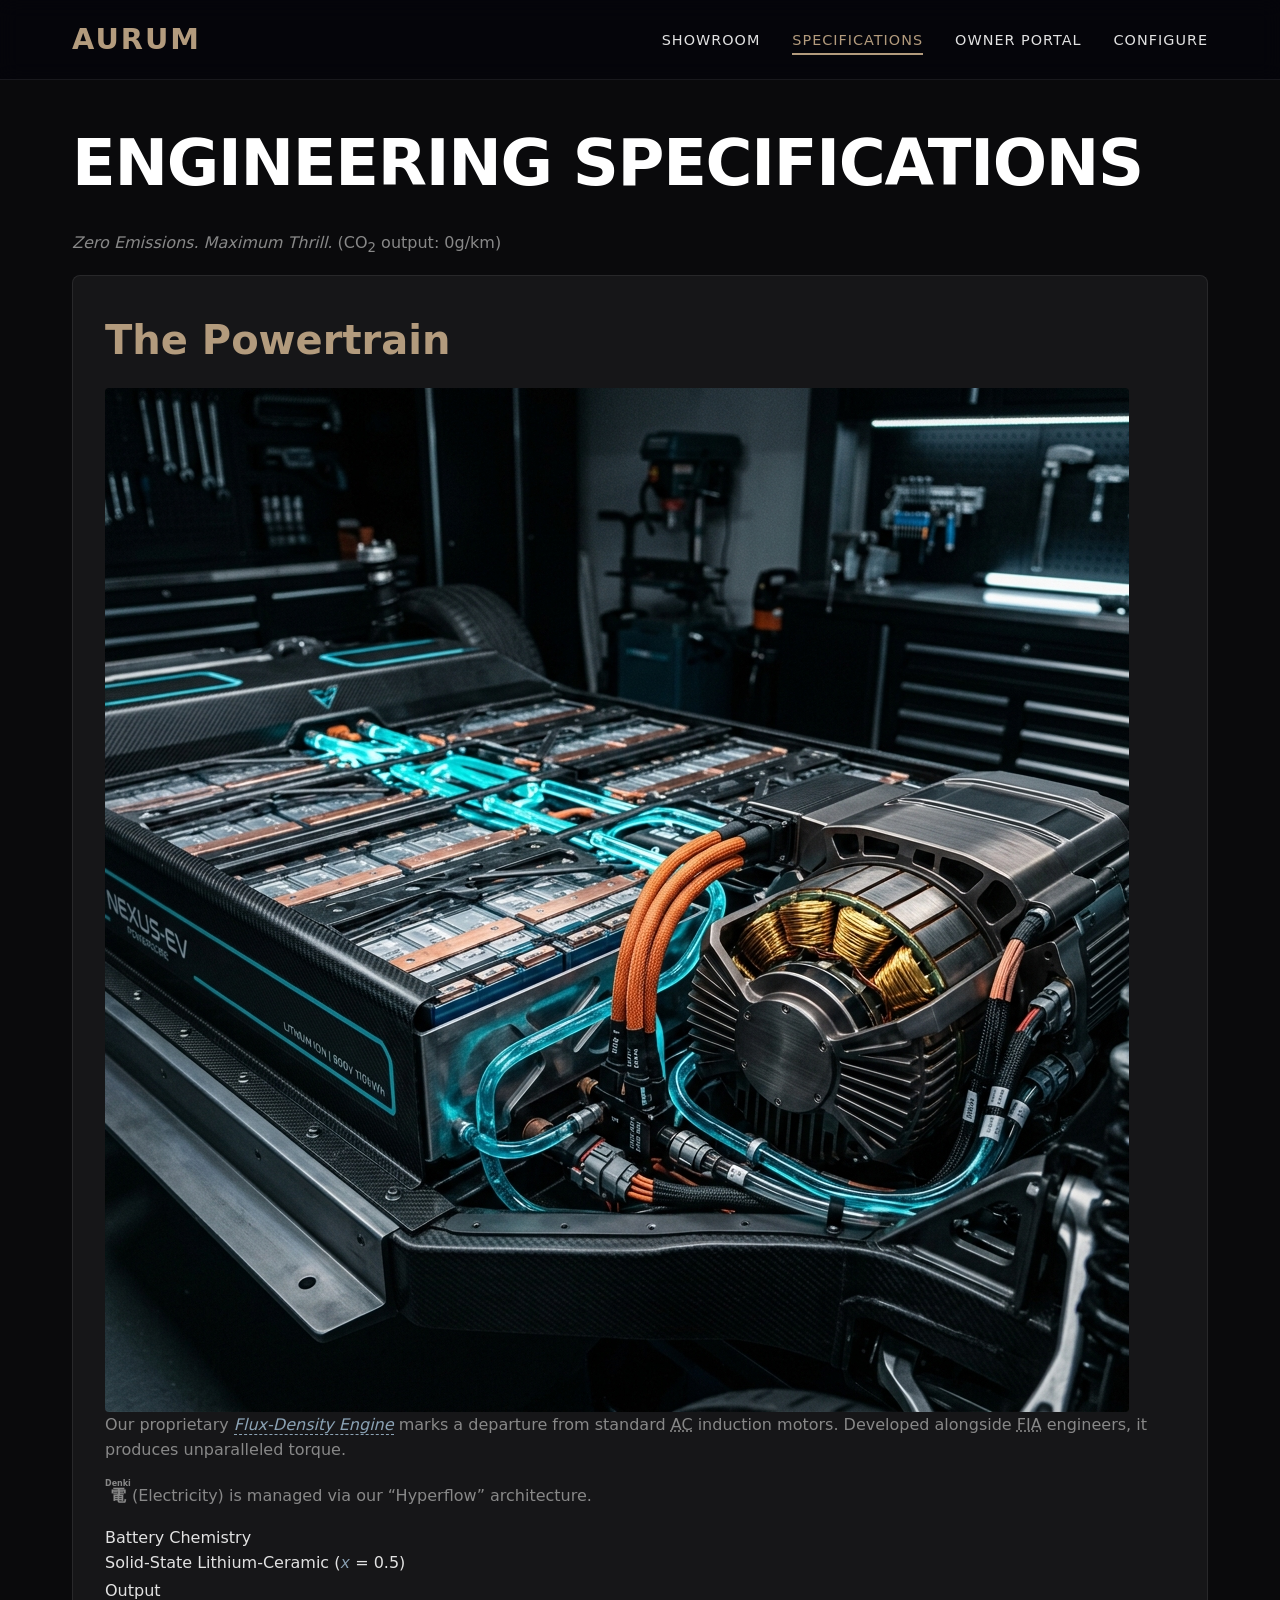
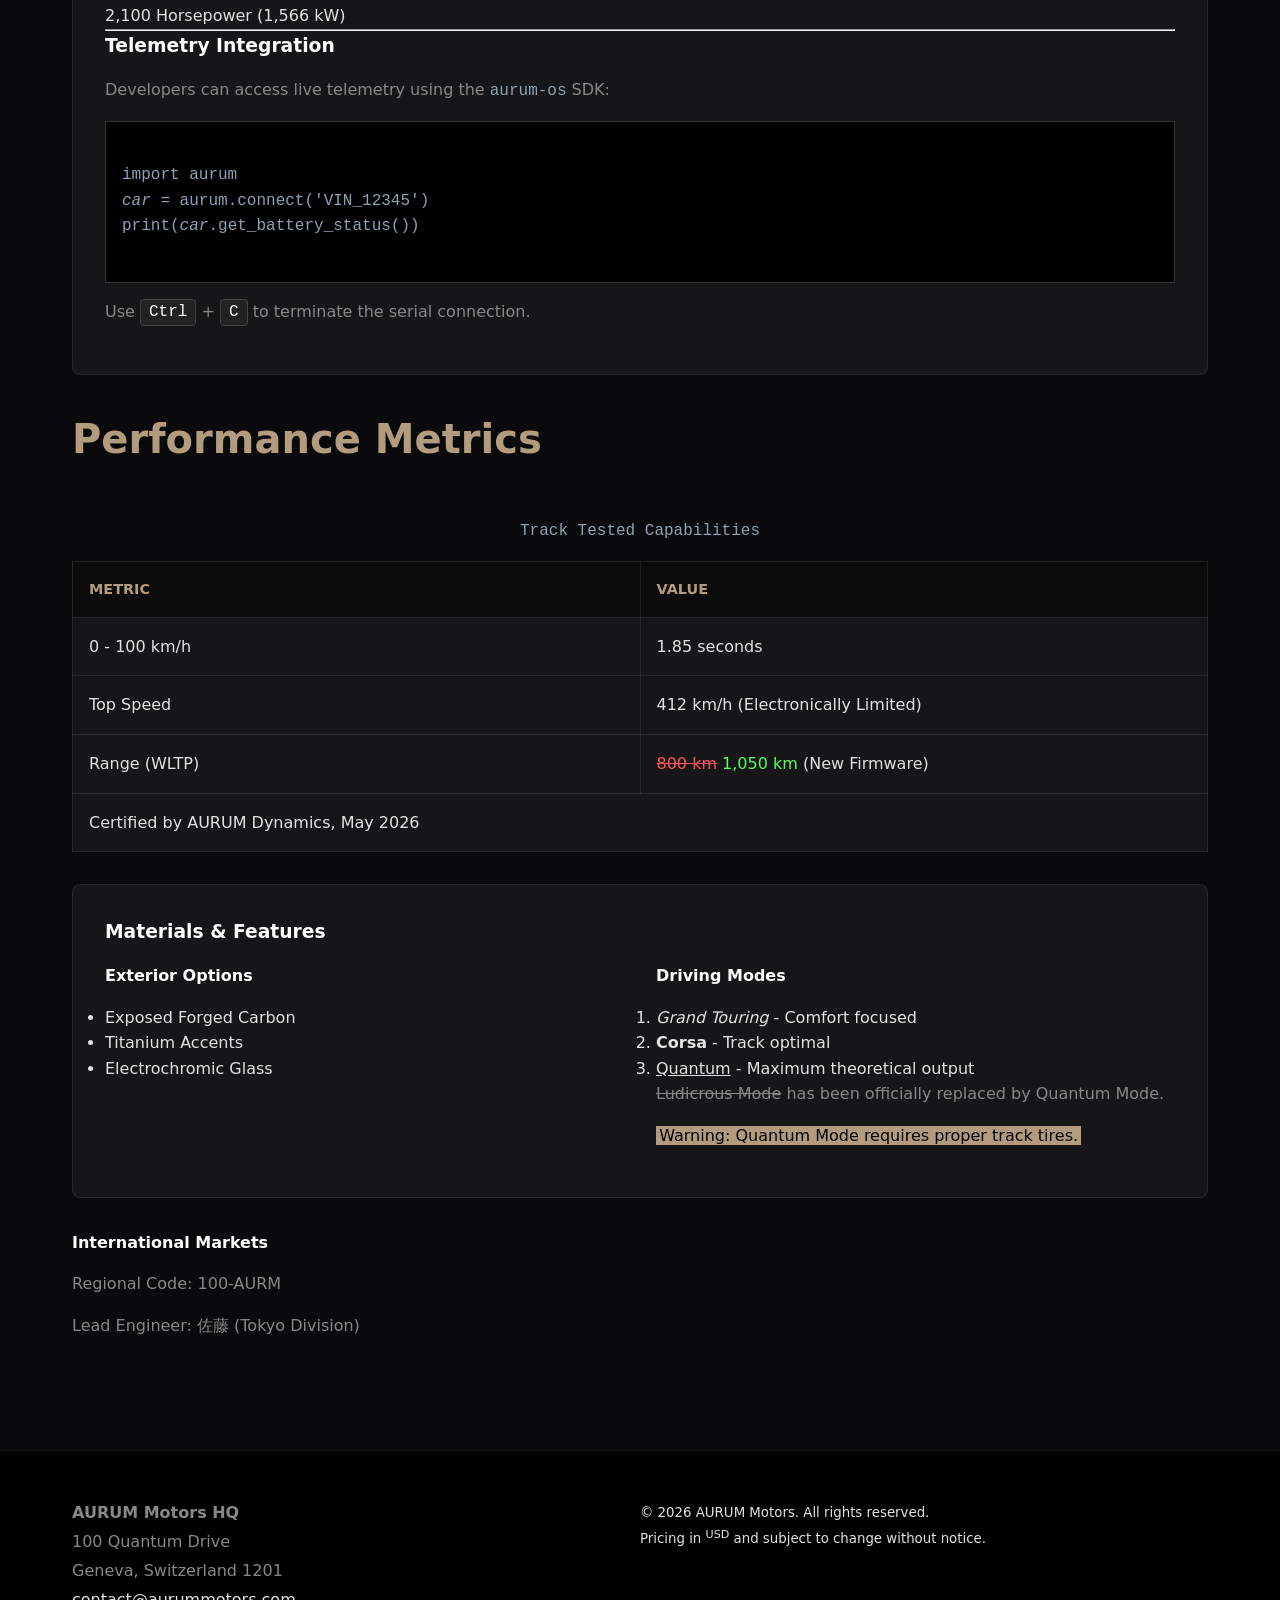
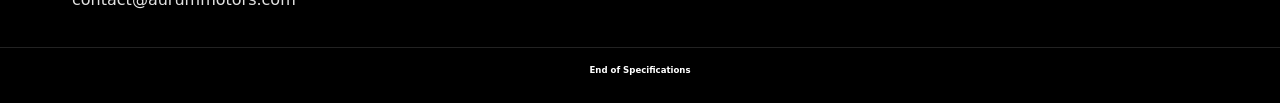
<file: specs.html>
<!DOCTYPE html>
<html lang="en">
<head>
    <meta charset="UTF-8">
    <meta name="viewport" content="width=device-width, initial-scale=1.0">
    <title>Specifications | AURUM MOTORS</title>
    <base href="./">
    <basefont size="3" face="Inter">
    <link rel="stylesheet" href="style.css">
</head>
<body>
    <header>
        <nav>
            <div class="logo">AURUM</div>
            <ul>
                <li><a href="index.html">Showroom</a></li>
                <li><a href="specs.html" class="active">Specifications</a></li>
                <li><a href="portal.html">Owner Portal</a></li>
                <li><a href="configure.html">Configure</a></li>
            </ul>
        </nav>
    </header>

    <main class="container">
        <h1>Engineering <wbr>Specifications</h1>
        <p><em>Zero Emissions. Maximum Thrill.</em> (CO<sub>2</sub> output: 0g/km)</p>
        
        <article class="glass-panel">
            <h2>The Powertrain</h2>
            <img src="img/aurum_motor.png" alt="Quantum Motor Details">
            <p>Our proprietary <dfn>Flux-Density Engine</dfn> marks a departure from standard <acronym title="Alternating Current">AC</acronym> induction motors. Developed alongside <abbr title="Fédération Internationale de l'Automobile">FIA</abbr> engineers, it produces unparalleled torque.</p>
            
            <p><strong><ruby>電<rt>Denki</rt><rp>(</rp><rp>)</rp></ruby></strong> (Electricity) is managed via our <q>Hyperflow</q> architecture.</p>

            <dl>
                <dt>Battery Chemistry</dt>
                <dd>Solid-State Lithium-Ceramic (<var>x</var> = 0.5)</dd>
                <dt>Output</dt>
                <dd>2,100 Horsepower (1,566 kW)</dd>
            </dl>

            <hr>
            
            <h3>Telemetry Integration</h3>
            <p>Developers can access live telemetry using the <samp>aurum-os</samp> SDK:</p>
            <pre><code>
import aurum
<var>car</var> = aurum.connect('VIN_12345')
print(<var>car</var>.get_battery_status())
            </code></pre>
            <p>Use <kbd>Ctrl</kbd> + <kbd>C</kbd> to terminate the serial connection.</p>
        </article>

        <section class="mt-4">
            <h2>Performance Metrics</h2>
            <table>
                <caption>Track Tested Capabilities</caption>
                <colgroup>
                    <col style="width: 50%;">
                    <col style="width: 50%;">
                </colgroup>
                <thead>
                    <tr>
                        <th>Metric</th>
                        <th>Value</th>
                    </tr>
                </thead>
                <tbody>
                    <tr>
                        <td>0 - 100 km/h</td>
                        <td><data value="1.85">1.85 seconds</data></td>
                    </tr>
                    <tr>
                        <td>Top Speed</td>
                        <td>412 km/h (Electronically Limited)</td>
                    </tr>
                    <tr>
                        <td>Range (WLTP)</td>
                        <td><del>800 km</del> <ins>1,050 km</ins> (New Firmware)</td>
                    </tr>
                </tbody>
                <tfoot>
                    <tr>
                        <td colspan="2">Certified by AURUM Dynamics, <time datetime="2026-05">May 2026</time></td>
                    </tr>
                </tfoot>
            </table>

            <div class="glass-panel mt-4">
                <h3>Materials & Features</h3>
                <div class="grid-2">
                    <div>
                        <h4>Exterior Options</h4>
                        <ul>
                            <li>Exposed Forged Carbon</li>
                            <li>Titanium Accents</li>
                            <li>Electrochromic Glass</li>
                        </ul>
                    </div>
                    <div>
                        <h4>Driving Modes</h4>
                        <ol>
                            <li><i>Grand Touring</i> - Comfort focused</li>
                            <li><b>Corsa</b> - Track optimal</li>
                            <li><u>Quantum</u> - Maximum theoretical output</li>
                        </ol>
                        <p><s>Ludicrous Mode</s> has been officially replaced by Quantum Mode.</p>
                        <p><mark>Warning: Quantum Mode requires proper track tires.</mark></p>
                    </div>
                </div>
            </div>
            
            <div class="mt-4">
                <h4>International Markets</h4>
                <p>Regional Code: <bdo dir="rtl">MRUA-001</bdo></p>
                <p>Lead Engineer: <bdi>佐藤</bdi> (Tokyo Division)</p>
            </div>
        </section>
    </main>

    <footer>
        <div class="footer-grid">
            <address>
                <strong>AURUM Motors HQ</strong><br>
                100 Quantum Drive<br>
                Geneva, Switzerland 1201<br>
                <a href="mailto:contact@aurummotors.com">contact@aurummotors.com</a>
            </address>
            <div class="text-right">
                <small>&copy; <time datetime="2026">2026</time> AURUM Motors. All rights reserved.</small><br>
                <small>Pricing in <sup>USD</sup> and subject to change without notice.</small>
            </div>
        </div>
        <div class="footer-bottom">
            <h6>End of Specifications</h6>
        </div>
    </footer>
</body>
</html>
</file>
<file: style.css>
/* ======= RESET & BASE ======= */
:root {
    --bg-dark: #0a0a0c;
    --bg-glass: rgba(25, 25, 28, 0.85);
    --gold: #b39b7d; /* Muted matte bronze instead of neon gold */
    --cyan: #8ca3b5; /* Steel blue instead of neon cyan */
    --text-main: #e2e2e2;
    --text-muted: #888888;
    --border-glass: rgba(255, 255, 255, 0.08);
    --font-sans: 'Inter', system-ui, sans-serif;
    --font-mono: 'Space Grotesk', monospace;
    --nav-height: 80px;
}

* { margin: 0; padding: 0; box-sizing: border-box; }

body {
    background-color: var(--bg-dark);
    color: var(--text-main);
    font-family: var(--font-sans);
    line-height: 1.6;
    overflow-x: hidden;
    min-height: 100vh;
    display: flex;
    flex-direction: column;
}

/* Typography */
h1, h2, h3, h4, h5, h6 { font-weight: 700; margin-bottom: 1rem; color: #fff; }
h1 { font-size: 4rem; text-transform: uppercase; letter-spacing: -0.02em; }
h2 { font-size: 2.5rem; color: var(--gold); }
p { margin-bottom: 1rem; color: var(--text-muted); }
a { color: var(--text-main); text-decoration: none; transition: color 0.3s; }
a:hover { color: var(--cyan); }

/* Utility */
.container { max-width: 1200px; margin: 0 auto; padding: 2rem; width: 100%; }
.glass-panel { background: var(--bg-glass); backdrop-filter: blur(20px); border: 1px solid var(--border-glass); border-radius: 8px; padding: 2rem; }
.btn-primary { background: transparent; color: var(--gold); border: 1px solid var(--gold); padding: 1rem 2rem; text-transform: uppercase; cursor: pointer; transition: 0.3s; font-weight: bold; }
.btn-primary:hover { background: var(--gold); color: #000; }
.text-center { text-align: center; }
.mt-2 { margin-top: 1rem; } .mt-4 { margin-top: 2rem; }
.grid-2 { display: grid; grid-template-columns: 1fr 1fr; gap: 2rem; }
img { max-width: 100%; height: auto; display: block; border-radius: 4px; }

/* Header & Nav */
header {
    height: var(--nav-height);
    background: rgba(5, 5, 10, 0.9);
    backdrop-filter: blur(10px);
    position: sticky;
    top: 0;
    z-index: 1000;
    border-bottom: 1px solid var(--border-glass);
}
nav { display: flex; justify-content: space-between; align-items: center; height: 100%; max-width: 1200px; margin: 0 auto; padding: 0 2rem; }
.logo { font-size: 1.8rem; font-weight: 700; color: var(--gold); letter-spacing: 2px; }
nav ul { display: flex; list-style: none; gap: 2rem; }
nav ul a { text-transform: uppercase; font-size: 0.9rem; letter-spacing: 1px; font-weight: 500; }
nav ul a.active { color: var(--gold); border-bottom: 2px solid var(--gold); padding-bottom: 5px; }

main { flex: 1; }

/* Hero Section */
.hero { height: calc(100vh - var(--nav-height)); position: relative; display: flex; align-items: center; justify-content: center; text-align: center; }
.hero-slider { position: absolute; inset: 0; width: 100%; height: 100%; z-index: -2; background: #000; overflow: hidden; }
.slide { position: absolute; inset: 0; width: 100%; height: 100%; background-size: cover; background-position: center; opacity: 0; animation: cinematicSlide 18s infinite linear; filter: brightness(0.5); }
.slide-1 { background-image: url('img/aurum_ev_hero.png'); animation-delay: 0s; }
.slide-2 { background-image: url('img/aurum_ev_drive.png'); animation-delay: 6s; }
.slide-3 { background-image: url('img/aurum_ev_interior.png'); animation-delay: 12s; }

@keyframes cinematicSlide {
    0% { opacity: 0; transform: scale(1); }
    10% { opacity: 1; }
    33% { opacity: 1; transform: scale(1.05); }
    43% { opacity: 0; transform: scale(1.08); }
    100% { opacity: 0; transform: scale(1.08); }
}
.hero-content { z-index: 1; padding: 2rem; }
.hero-overlay { position: absolute; inset: 0; background: radial-gradient(circle, rgba(0,0,0,0) 0%, rgba(0,0,0,0.8) 100%); z-index: -1; }

/* Forms */
form label { display: block; margin-bottom: 0.5rem; font-size: 0.9rem; text-transform: uppercase; color: var(--gold); }
input, select, textarea { width: 100%; padding: 1rem; background: rgba(0,0,0,0.6); border: 1px solid var(--border-glass); color: #fff; margin-bottom: 1.5rem; font-family: var(--font-sans); }
input:focus, select:focus { border-color: var(--cyan); outline: none; }
fieldset { border: 1px solid var(--border-glass); padding: 2rem; margin-bottom: 2rem; border-radius: 8px; }
legend { padding: 0 1rem; color: var(--gold); font-size: 1.2rem; }

/* Tables */
table { width: 100%; border-collapse: collapse; margin: 2rem 0; background: var(--bg-glass); }
th, td { padding: 1rem; border: 1px solid var(--border-glass); text-align: left; }
th { color: var(--gold); text-transform: uppercase; font-size: 0.9rem; background: rgba(0,0,0,0.5); }
caption { padding: 1rem; color: var(--cyan); font-family: var(--font-mono); }

/* Details & Code */
details { background: var(--bg-glass); padding: 1rem; border: 1px solid var(--border-glass); cursor: pointer; margin-bottom: 1rem; }
summary { font-family: var(--font-mono); color: var(--gold); outline: none; }
pre { background: #000; padding: 1rem; overflow-x: auto; border: 1px solid #333; margin: 1rem 0; }
code, samp, kbd, var, tt { font-family: var(--font-mono); color: var(--cyan); }
kbd { background: #222; padding: 0.2rem 0.5rem; border-radius: 4px; border: 1px solid #444; color: #fff; }

/* Text Formatting */
del { color: #ff5555; }
ins { color: #55ff55; text-decoration: none; }
mark { background: var(--gold); color: #000; padding: 0 0.2rem; }
dfn { font-style: italic; color: var(--cyan); border-bottom: 1px dashed var(--cyan); }

/* Dialog */
dialog { margin: auto; padding: 2rem; background: rgba(10,10,15,0.95); border: 1px solid var(--gold); color: #fff; backdrop-filter: blur(10px); width: 90%; max-width: 500px; border-radius: 8px; }
dialog::backdrop { background: rgba(0,0,0,0.8); }
dialog h3 { color: var(--cyan); }

/* Footer */
footer { background: #000; border-top: 1px solid var(--border-glass); padding: 3rem 0 1rem; margin-top: 4rem; }
.footer-grid { display: grid; grid-template-columns: 1fr 1fr; max-width: 1200px; margin: 0 auto; padding: 0 2rem; }
address { font-style: normal; color: var(--text-muted); line-height: 1.8; }
.footer-bottom { text-align: center; margin-top: 2rem; padding-top: 1rem; border-top: 1px solid #222; font-size: 0.8rem; }

/* Responsive */
@media (max-width: 768px) {
    .grid-2 { grid-template-columns: 1fr; }
    h1 { font-size: 2.5rem; }
    nav ul { display: none; } /* Simplified for demo, assume hamburger menu in real life */
}
/* Configurator Specific */
.config-layout { display: grid; grid-template-columns: 1fr 400px; gap: 2rem; align-items: start; min-height: calc(100vh - var(--nav-height) - 4rem); }
.config-preview { position: sticky; top: calc(var(--nav-height) + 2rem); display: flex; flex-direction: column; align-items: center; justify-content: center; }
.car-wrapper { position: relative; width: 100%; max-width: 800px; border-radius: 8px; overflow: hidden; background: #000; box-shadow: 0 10px 40px rgba(0,0,0,0.8); }
.car-base-img { width: 100%; display: block; position: relative; z-index: 1; transition: filter 0.5s ease; filter: hue-rotate(0deg); }
.swatch-grid { display: flex; gap: 1rem; flex-wrap: wrap; margin-bottom: 2rem; }
.swatch { width: 40px; height: 40px; border-radius: 50%; cursor: pointer; border: 2px solid var(--border-glass); transition: 0.3s; }
.swatch:hover, .swatch.active { transform: scale(1.15); border-color: var(--cyan); box-shadow: 0 0 15px var(--cyan); }

/* Showroom Magnetic */
.feature-card { background: var(--bg-glass); border: 1px solid var(--border-glass); padding: 2rem; border-radius: 8px; transition: 0.4s; cursor: pointer; text-align: center; }
.feature-card:hover { transform: translateY(-10px); border-color: var(--gold); box-shadow: 0 10px 30px rgba(212, 175, 55, 0.1); }
.feature-icon { font-size: 3rem; color: var(--cyan); margin-bottom: 1rem; }

@media (max-width: 900px) {
    .config-layout { grid-template-columns: 1fr; }
    .config-preview { position: relative; top: 0; }
}
</file>
